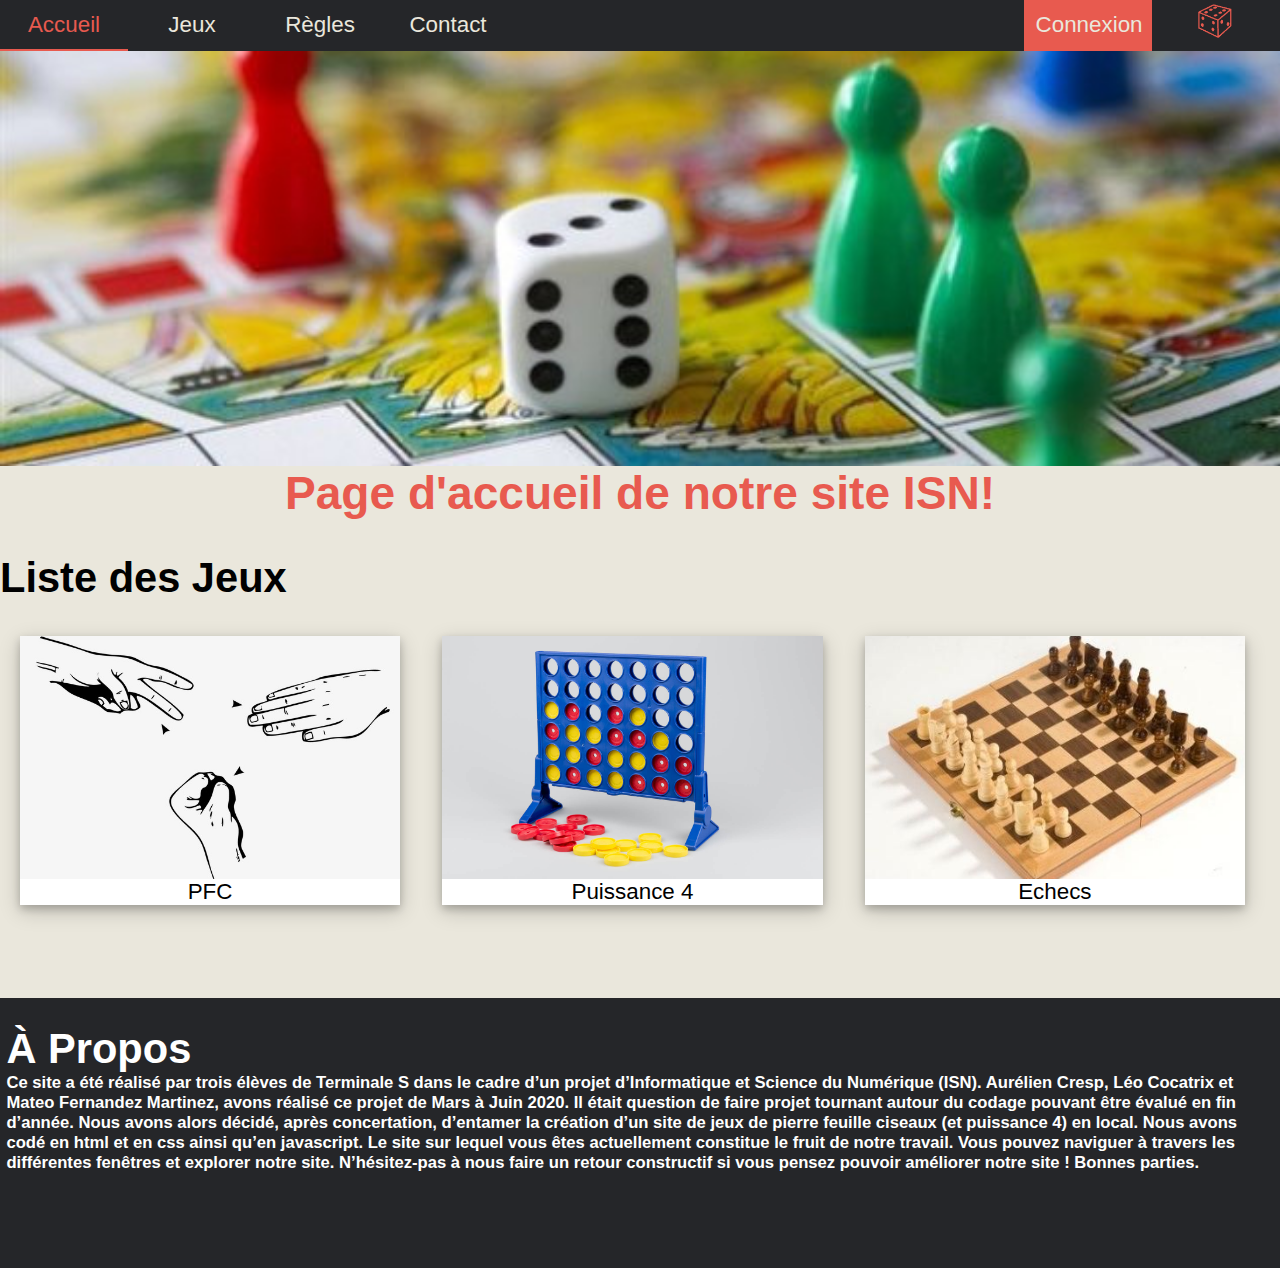
<file: index.html>
<html>
	<head>
	<title>Jeu ISN</title>
	</head>
<link rel="icon" type="image/png" href="images/de_logo.png" />
<link rel="stylesheet" href="style/styleaccueil.css">

<nav>
	<ul>
		<li><a href="index.html" style="font-size:1.75vw">Accueil</a></li>
		<li class="deroulant"><a href="#ancre2" style="font-size:1.75vw">Jeux</a>
			<ul class="sous">
				<li><a href="pierre.html" style="font-size:1.75vw">Pierre Feuille Ciseaux</a></li>
				<li><a href="P4.html" style="font-size:1.75vw">Puissance 4</a></li>
			</ul>
		</li>
		<li class="deroulant"><a href="regles.html" style="font-size:1.75vw">Règles</a>
			<ul class="sous">
				<li><a href="regles.html#ancre1" style="font-size:1.75vw">Pierre Feuille Ciseaux</a></li>
				<li><a href="regles.html#ancre2" style="font-size:1.75vw">Puissance 4</a></li>
			</ul>
		</li>
		<li><a href="contact.html" style="font-size:1.75vw">Contact</a></li>
		<li style="float:right"><img src="images/de_logo.png" alt="Logo" width="33%"></li>
		<li style="float:right;background-color:rgb(232, 90, 79)" class="connexion"><a href="inscription.html" style="font-size:1.75vw">Connexion</a></li>
	</ul>
</nav>


<img class="image JeuFond" src="images/jeuimg5.jpg">
<br/>
<h3 id="ancre2" style="font-size:3.6vw">Page d'accueil de notre site ISN!</h3>
<br/>
<h1 style="font-size:3.25vw">Liste des Jeux</h1>
<br/>
<div class="row">
	<div class="column">
		<div class="polaroid">
			<a href="pierre.html">
			<img src="images/PFC_acc.png" alt="PFC" style="width:100%">
			<div class="container">
			<p style="font-size:1.75vw">PFC</p>
			</div>
		</div>
	</div>
	<div class="column">
		<div class="polaroid">
			<a href="P4.html">
			<img src="images/P4.jpg" alt="Puissance4" style="width:100%">
			<div class="container">
			<p style="font-size:1.75vw">Puissance 4</p>
			</div>
		</div>
	</div>
	<div class="column">
		<div class="polaroid">
			<a href="index.html">
			<img src="images/echecs_acc.png" alt="Echecs" style="width:100%">
			<div class="container">
			<p style="font-size:1.75vw">Echecs</p>
			</div>
			</a>
		</div>
	</div>
</div>
<br/>
<br/>
<body>
<div class="box">
	<img class="image AccFond" src="images/fond_acc.png" width="100%">
	<div class="text">
		<h1 style="font-size:3.25vw">À Propos</h1>
		<p></p><p></p>
		<h2 style="font-size:1.3vw">
		Ce site a été réalisé par trois élèves de Terminale S dans le cadre d’un projet d’Informatique et Science du Numérique (ISN). Aurélien Cresp, Léo Cocatrix et Mateo Fernandez Martinez, avons réalisé ce projet de Mars à Juin 2020. Il était question de faire projet tournant autour du codage pouvant être évalué en fin d’année. Nous avons alors décidé, après concertation, d’entamer la création d’un site de jeux de pierre feuille ciseaux (et puissance 4) en local. Nous avons codé en html et en css ainsi qu’en javascript. Le site sur lequel vous êtes actuellement constitue le fruit de notre travail. Vous pouvez naviguer à travers les différentes fenêtres et explorer notre site. N’hésitez-pas à nous faire un retour constructif si vous pensez pouvoir améliorer notre site !
		Bonnes parties. 
		</h2>
	</div>
</div>
</body>
</html>
</file>
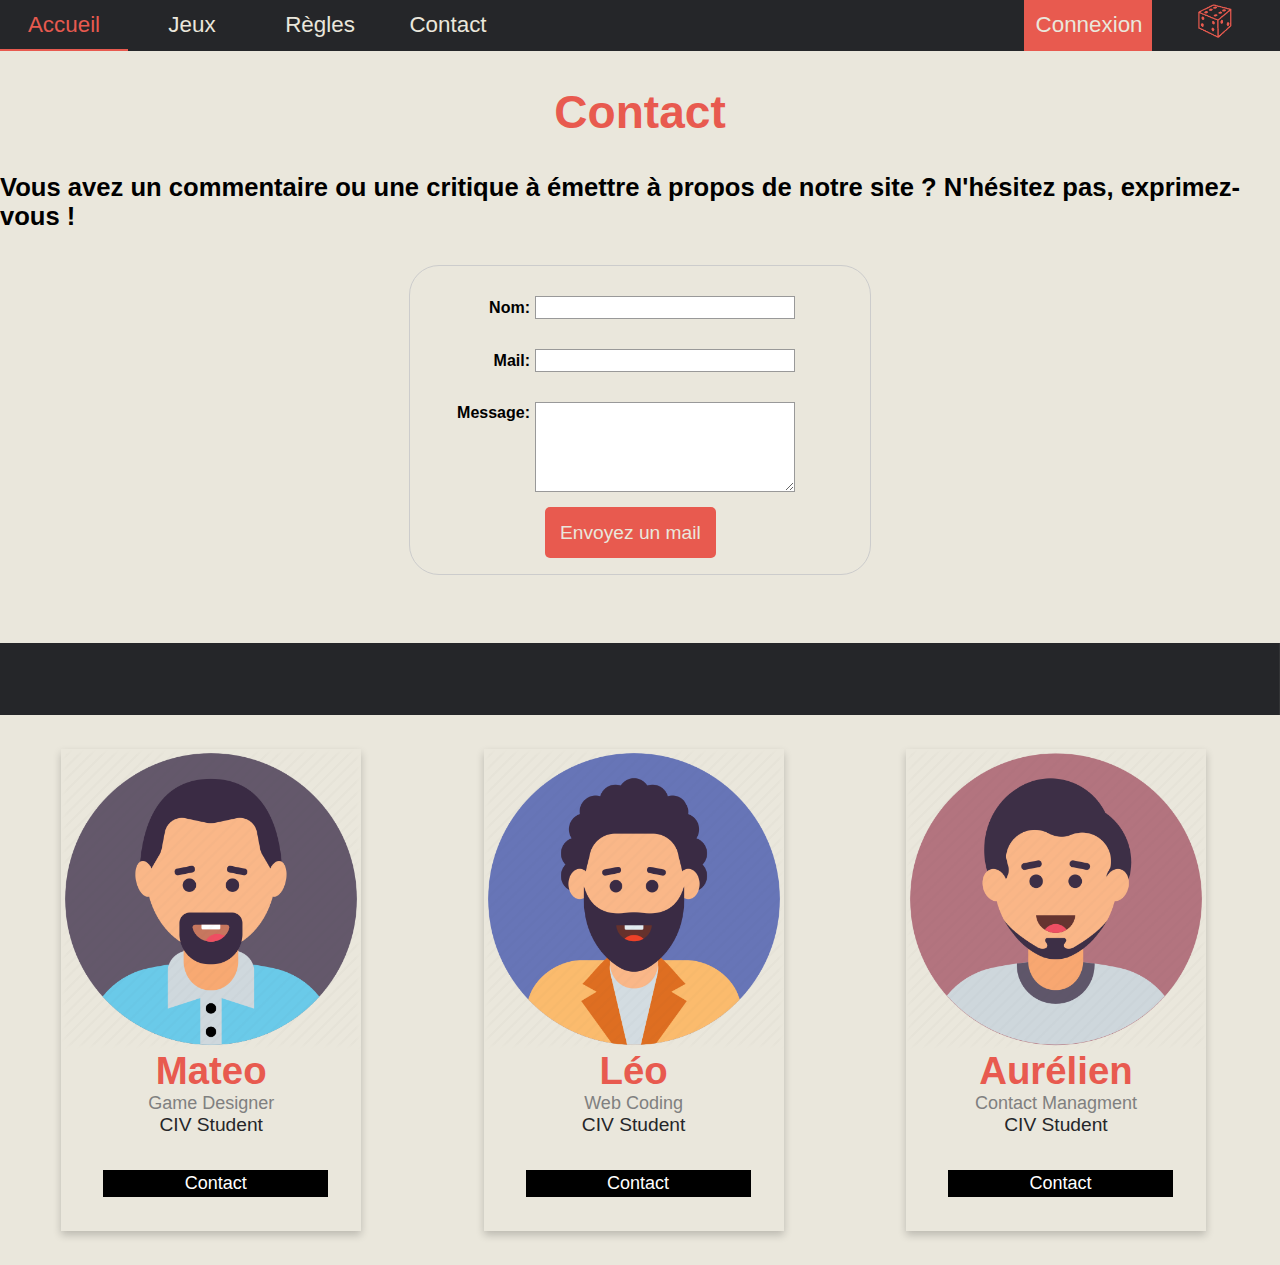
<file: contact.html>
<html>
	<head>
		<meta charset="utf-8" />
		<link rel="stylesheet" href="style/stylecontact.css" />
		<link rel="icon" type="image/png" href="images/de_logo.png" />
		<meta name="viewport" content="width=device-width, initial-scale=1.0">
		<title>Jeu PFC</title>
	</head>

<nav>
    <ul>
		<li><a href="index.html" style="font-size:1.75vw">Accueil</a></li>
		<li class="deroulant"><a href="index.html#ancre2" style="font-size:1.75vw">Jeux</a>
			<ul class="sous">
				<li><a href="pierre.html" style="font-size:1.75vw">Pierre Feuille Ciseaux</a></li>
                <li><a href="P4.html" style="font-size:1.75vw">Puissance 4</a></li>
            </ul>
        </li>	
		<li class="deroulant"><a href="regles.html" style="font-size:1.75vw">Règles</a>
			<ul class="sous">
				<li><a href="regles.html#ancre1" style="font-size:1.75vw">Pierre Feuille Ciseaux</a></li>
				<li><a href="regles.html#ancre2" style="font-size:1.75vw">Puissance 4</a></li>
			</ul>
		</li>
		<li><a href="contact.html" style="font-size:1.75vw">Contact</a></li>
		<li style="float:right"><img src="images/de_logo.png" alt="Logo" width="33%"></li>
		<li style="float:right;background-color:rgb(232, 90, 79)" class="connexion"><a href="inscription.html" style="font-size:1.75vw">Connexion</a></li>
    </ul>
</nav>

<br/>

<div class="header" style="text-align:center;">
<h1 style="font-size:3.6vw">Contact</h1>
  <br/>
</div>

<h3 style="font-size:2vw">  Vous avez un commentaire ou une critique à émettre à propos de notre site ? N'hésitez pas, exprimez-vous !</h3>
<br/>
<form action="/ma-page-de-traitement" method="post" style="min-width: 25%;max-width: 35%">
    <div>
		<h4>
		<label for="name" style="font-size:1.25vw">Nom:</label>
			<input type="text" id="name" name="user_name" style="width: 65%">
		</h4>
    </div>
    <div>
		<h4>
			<label for="mail" style="font-size:1.25vw">Mail:</label>
			<input type="email" id="mail" name="user_mail" style="width: 65%">
		</h4>
    </div>
    <div>
		<h4>
			<label for="msg" style="font-size:1.25vw">Message:</label>
			<textarea id="msg" name="user_message" style="width: 65%"></textarea>
		</h4>
    </div>
	<div class="button" style="width: 100%">
        <a  class=”link” href="mailto:contact.sitelma@agmail.com" target="_blank" style="font-size:1.5vw">Envoyez un mail</a>
	</div>
</form>
<br/>
<br/>
<body>
<img class="image AccFond" src="images/fond_cont.png" >
</body>
<br/>
<br/>
<div class="row">
	<div class="column">
		<div class="card">
		<img src="images/profil4.png" alt="Mateo" style="width:100%">
		<h1 style="font-size:3vw">Mateo</h1>
		<p class="title">Game Designer</p>
		<p style="font-size:1.5vw">CIV Student</p>
		<br/>
		<p><button style="width:75%">Contact</button></p>
		<br/>
		</div>
	</div>
	<div class="column">
		<div class="card">
		<img src="images/profil3.png" alt="Léo" style="width:100%">
		<h1 style="font-size:3vw">Léo</h1>
		<p class="title">Web Coding</p>
		<p style="font-size:1.5vw">CIV Student</p>
		<br/>
		<p><button style="width:75%">Contact</button></p>
		<br/>
		</div>
	</div>
	<div class="column">
		<div class="card">
		<img src="images/profil2.png" alt="Aurélien" style="width:100%">
		<h1 style="font-size:3vw">Aurélien</h1>
		<p class="title">Contact Managment</p>
		<p style="font-size:1.5vw">CIV Student</p>
		<br/>
		<p><button style="width:75%">Contact</button></p>
		<br/>
		</div>
	</div>
</div>
<br/>
</html>
</file>
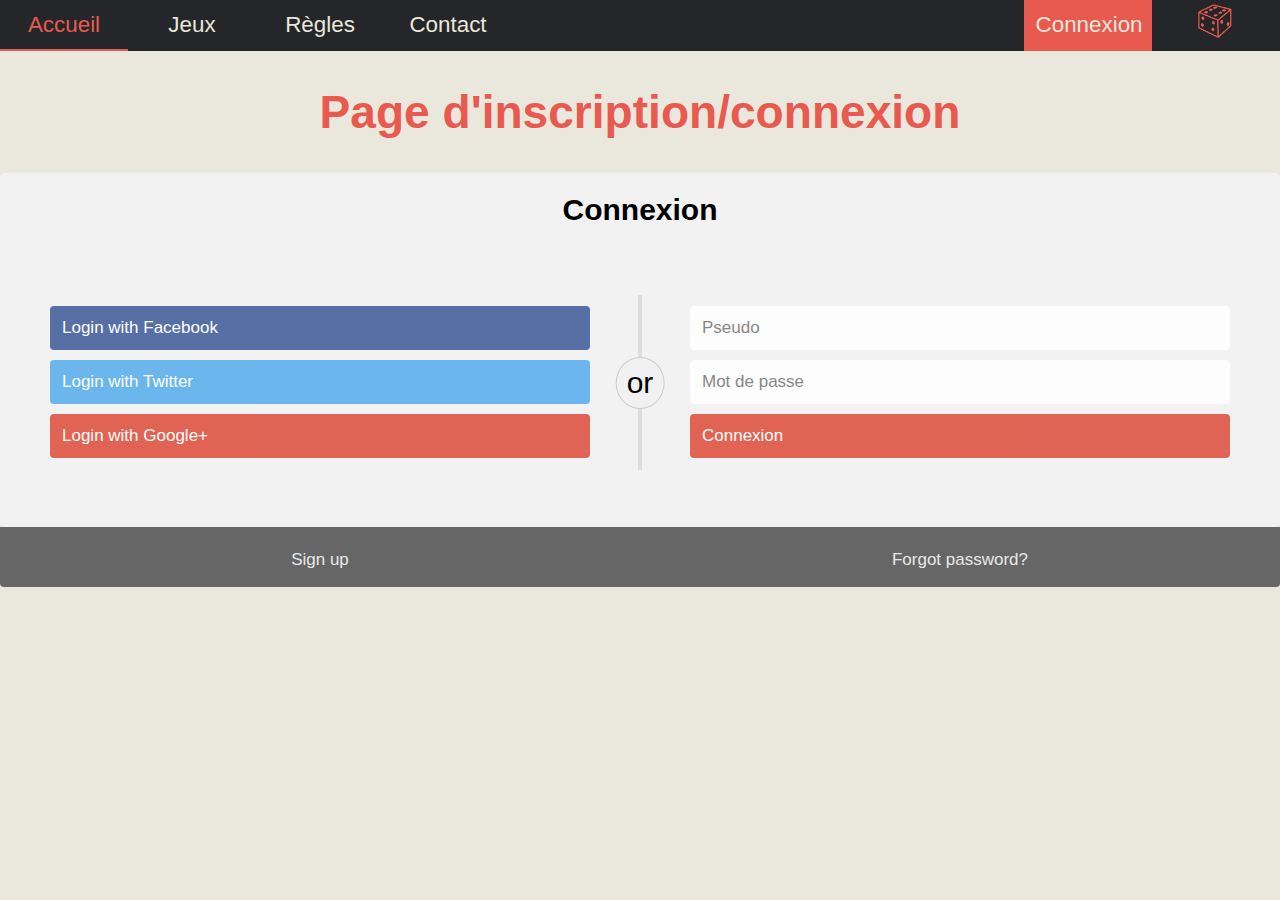
<file: inscription.html>
<!DOCTYPE>
<html>
	<head>
		<meta charset="utf-8" />
		<link rel="stylesheet" href="style/styleinscription.css" />
		<link rel="icon" type="image/png" href="images/de_logo.png" />
		<meta name="viewport" content="width=device-width, initial-scale=1.0">
		<title>Jeu PFC</title>
	</head>

<body>


<nav>
    <ul>
        <li><a href="index.html" style="font-size:1.75vw">Accueil</a></li>
        <li class="deroulant"><a href="index.html#ancre2" style="font-size:1.75vw">Jeux</a>
            <ul class="sous">
                <li><a href="pierre.html" style="font-size:1.75vw">Pierre Feuille Ciseaux</a></li>
                <li><a href="P4.html" style="font-size:1.75vw">Puissance 4</a></li>
            </ul>
        </li>
        <li class="deroulant"><a href="regles.html" style="font-size:1.75vw">Règles</a>
			<ul class="sous">
				<li><a href="#ancre1" style="font-size:1.75vw">Pierre Feuille Ciseaux</a></li>
				<li><a href="#ancre2" style="font-size:1.75vw">Puissance 4</a></li>
			</ul>
		</li>
        <li><a href="contact.html" style="font-size:1.75vw">Contact</a></li>
		<li style="float:right"><img src="images/de_logo.png" alt="Logo" width="33%"></li>
		<li style="float:right;background-color:rgb(232, 90, 79)" class="connexion"><a href="inscription.html" style="font-size:1.75vw">Connexion</a></li>
    </ul>
</nav>

<br/>

<h1 style="font-size:3.6vw">Page d'inscription/connexion</h1>
<br/>

<div class="container">
  <form action="/action_page.php">
    <div class="row">
      <h2 style="text-align:center">Connexion</h2>
	  <br/>
	  <br/>
      <div class="vl">
        <span class="vl-innertext">or</span>
      </div>

      <div class="col">
        <a href="#" class="fb btn">
          <i class="fa fa-facebook fa-fw"></i> Login with Facebook
         </a>
        <a href="#" class="twitter btn">
          <i class="fa fa-twitter fa-fw"></i> Login with Twitter
        </a>
        <a href="#" class="google btn"><i class="fa fa-google fa-fw">
          </i> Login with Google+
        </a>
      </div>
      
      <div class="col">
        <div class="hide-md-lg">
          <p>Or sign in manually:</p>
        </div>

        <input type="text" name="Pseudo" placeholder="Pseudo" required>
        <input type="password" name="Mot de passe" placeholder="Mot de passe" required>
        <a href="index.html" class="conn btn"><i class="fa fa-car"></i>Connexion</a>
      </div>
  
    </div>
	<br/>
  </form>
</div>

<div class="bottom-container">
  <div class="row">
    <div class="col">
      <a href="signup.html" style="color:white" class="btn">Sign up</a>
    </div>
    <div class="col">
      <a href="mdp.html" style="color:white" class="btn">Forgot password?</a>
    </div>
  </div>
</div>

</html>
</file>
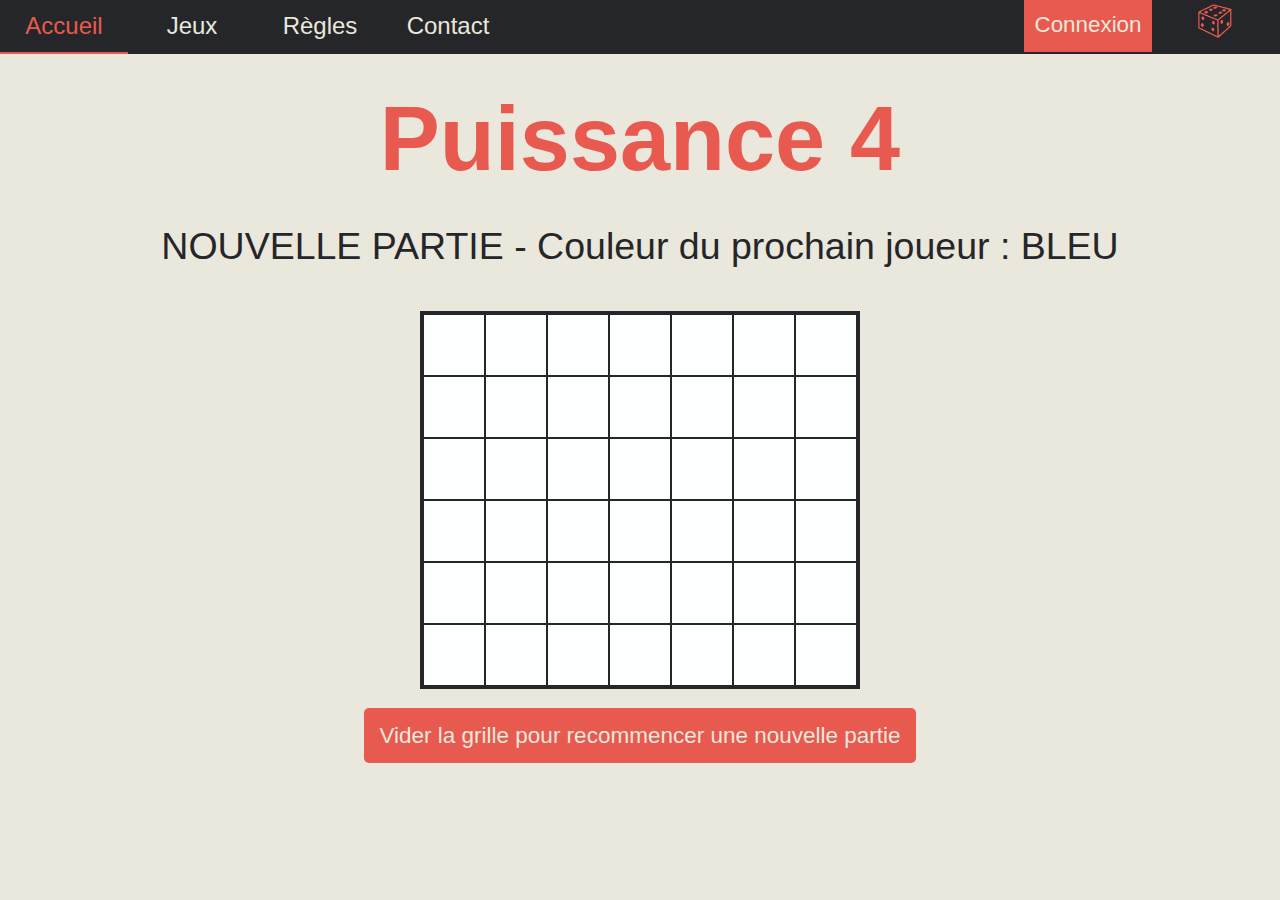
<file: P4.html>
<!DOCTYPE>
<html>
	<head>
		<link rel="stylesheet" href="style/styleP4.css" />
		<link rel="icon" type="image/png" href="images/de_logo.png" />
		<meta name="viewport" content="width=device-width, initial-scale=1.0">
		<title>Jeu PFC</title>
	</head>
<body>


<nav>
    <ul>
        <li><a href="index.html">Accueil</a></li>
        <li class="deroulant"><a href="index.html#ancre2">Jeux</a>
            <ul class="sous">
                <li><a href="pierre.html">Pierre Feuille Ciseaux</a></li>
                <li><a href="P4.html">Puissance 4</a></li>
            </ul>
        </li>
        <li class="deroulant"><a href="regles.html">Règles</a>
			<ul class="sous">
				<li><a href="regles.html#ancre1">Pierre Feuille Ciseaux</a></li>
				<li><a href="regles.html#ancre2">Puissance 4</a></li>
			</ul>
		</li>
        <li><a href="contact.html">Contact</a></li>
		<li style="float:right"><img src="images/de_logo.png" alt="Logo" width="33%"></li>
		<li style="float:right;background-color:rgb(232, 90, 79)" class="connexion"><a href="inscription.html" style="font-size:1.75vw">Connexion</a></li>
    </ul>
</nav>

<br/>
<h1>Puissance 4</h1>
<br/>

<p id='ma_balise' align="center">NOUVELLE PARTIE - Couleur du joueur suivant : BLEU</p>
<p id='score' align="center"></p>

<center>
<script type="text/javascript" src="java/puissance.js">
</script>

<br/>

<p>
<div class="button">
	<a href="#" onClick="remise_a_zero()">Vider la grille pour recommencer une nouvelle partie </a>
</div>
</p>

<br/>

</body>
</html>
</file>
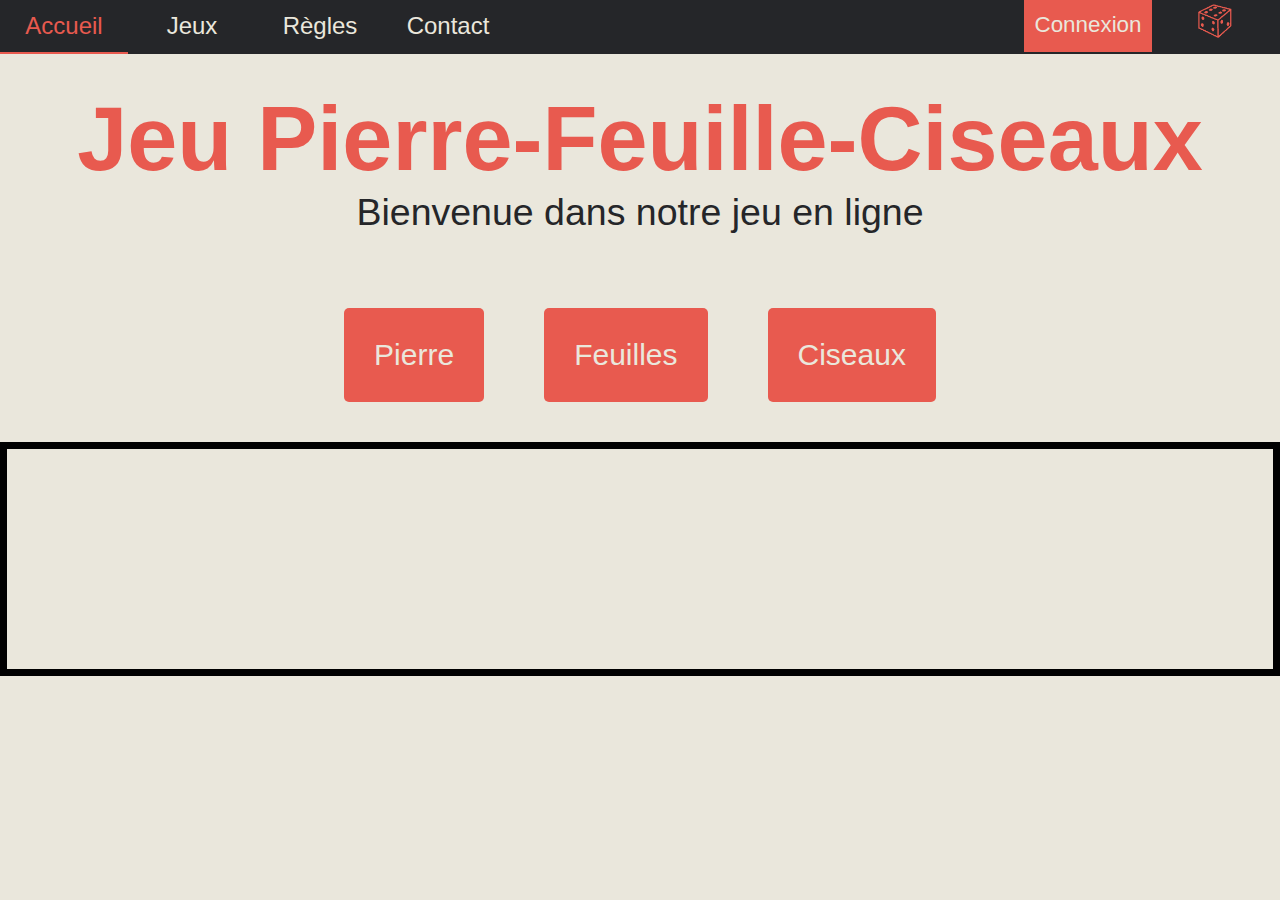
<file: pierre.html>
<!DOCTYPE>
<html>
	<head>
		<meta charset="utf-8" />
		<link rel="stylesheet" href="style/stylejeu.css" />
		<link rel="icon" type="image/png" href="images/de_logo.png" />
		<meta name="viewport" content="width=device-width, initial-scale=1.0">
		<title>Jeu PFC</title>
	</head>
<body>


<nav>
    <ul>
        <li><a href="index.html">Accueil</a></li>
        <li class="deroulant"><a href="index.html#ancre2">Jeux</a>
            <ul class="sous">
                <li><a href="pierre.html">Pierre Feuille Ciseaux</a></li>
                <li><a href="P4.html">Puissance 4</a></li>
            </ul>
        </li>
        <li class="deroulant"><a href="regles.html">Règles</a>
			<ul class="sous">
				<li><a href="regles.html#ancre1">Pierre Feuille Ciseaux</a></li>
				<li><a href="regles.html#ancre2">Puissance 4</a></li>
			</ul>
		</li>
        <li><a href="contact.html">Contact</a></li>
		<li style="float:right"><img src="images/de_logo.png" alt="Logo" width="33%"></li>
		<li style="float:right;background-color:rgb(232, 90, 79)" class="connexion"><a href="inscription.html" style="font-size:1.75vw">Connexion</a></li>
    </ul>
</nav>

<br/>
<h1>Jeu Pierre-Feuille-Ciseaux</h1>
<p>Bienvenue dans notre jeu en ligne</p>
<br/>


<div class="box">
  <button>Pierre</button>
  <button>Feuilles</button>
  <button>Ciseaux</button>
</div>

<script type="text/javascript" src="java/java.js">
</script>

<div class="resultat"></div>
</file>
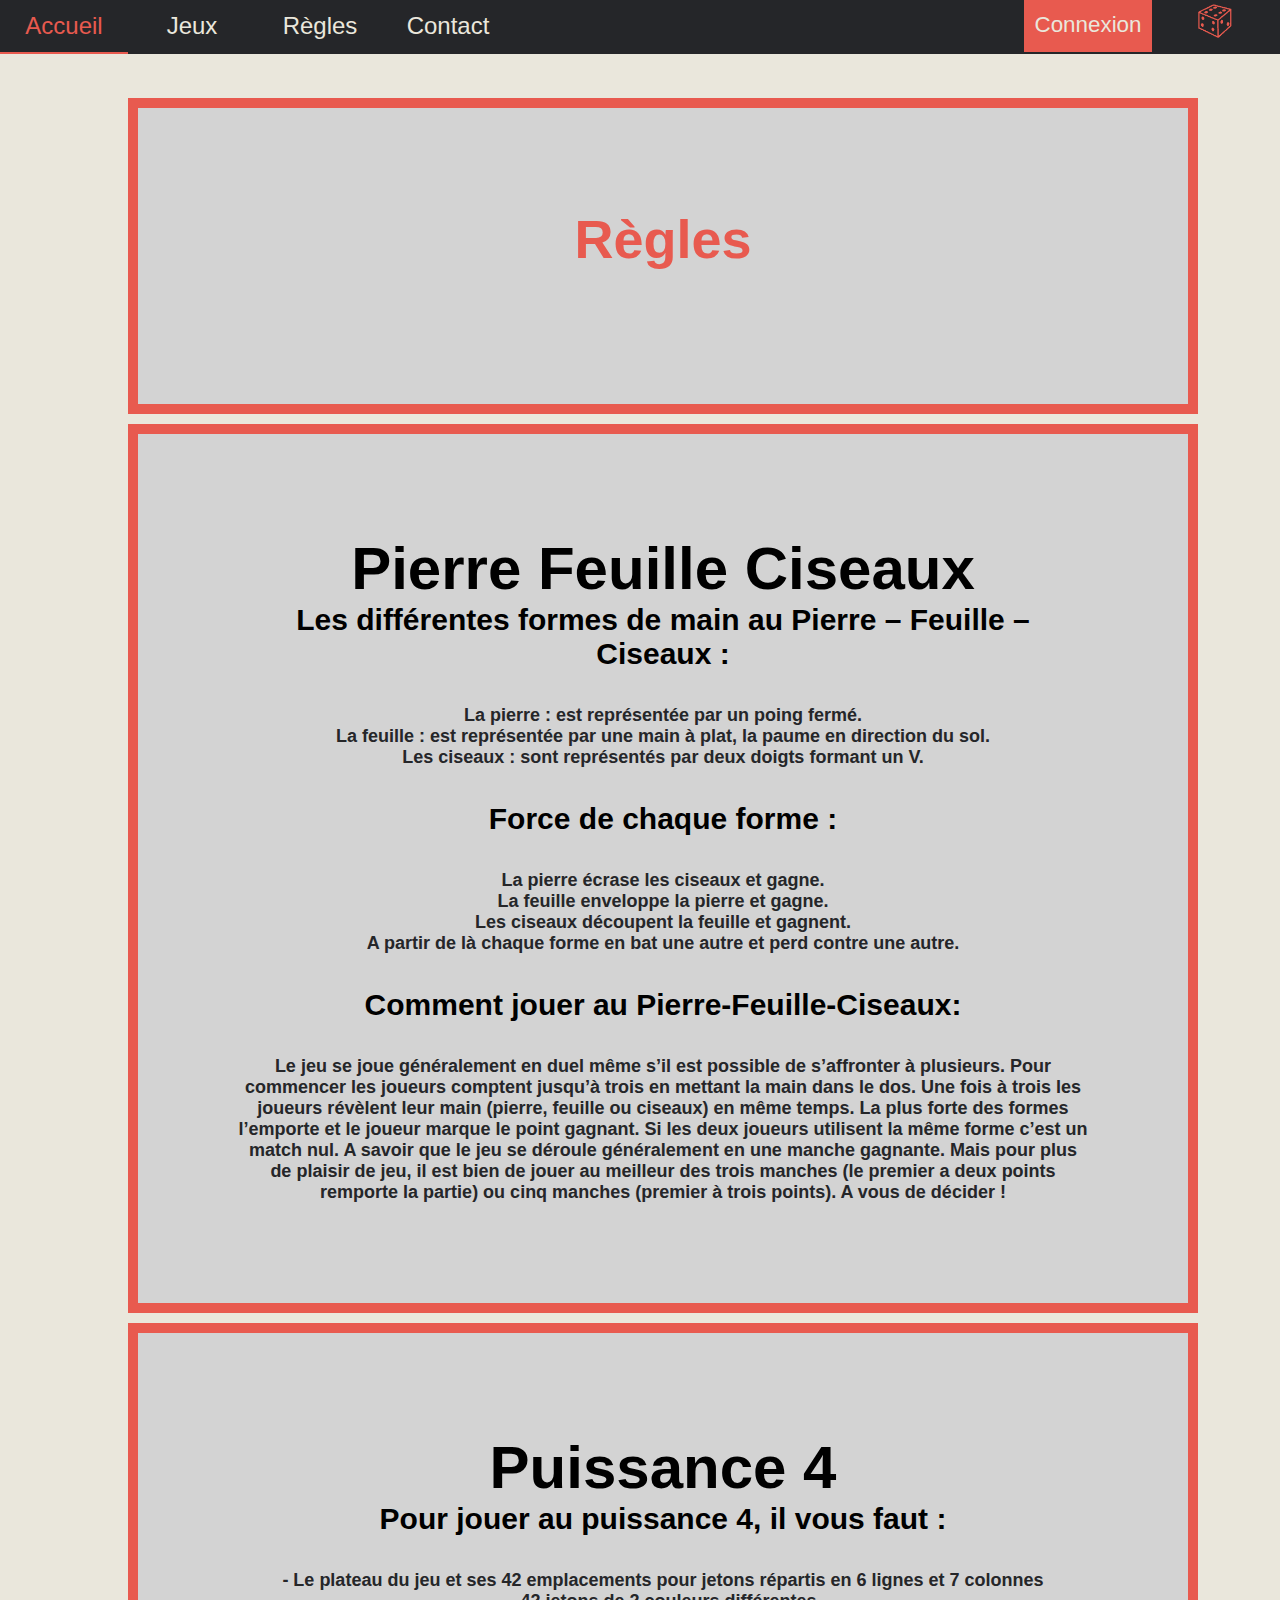
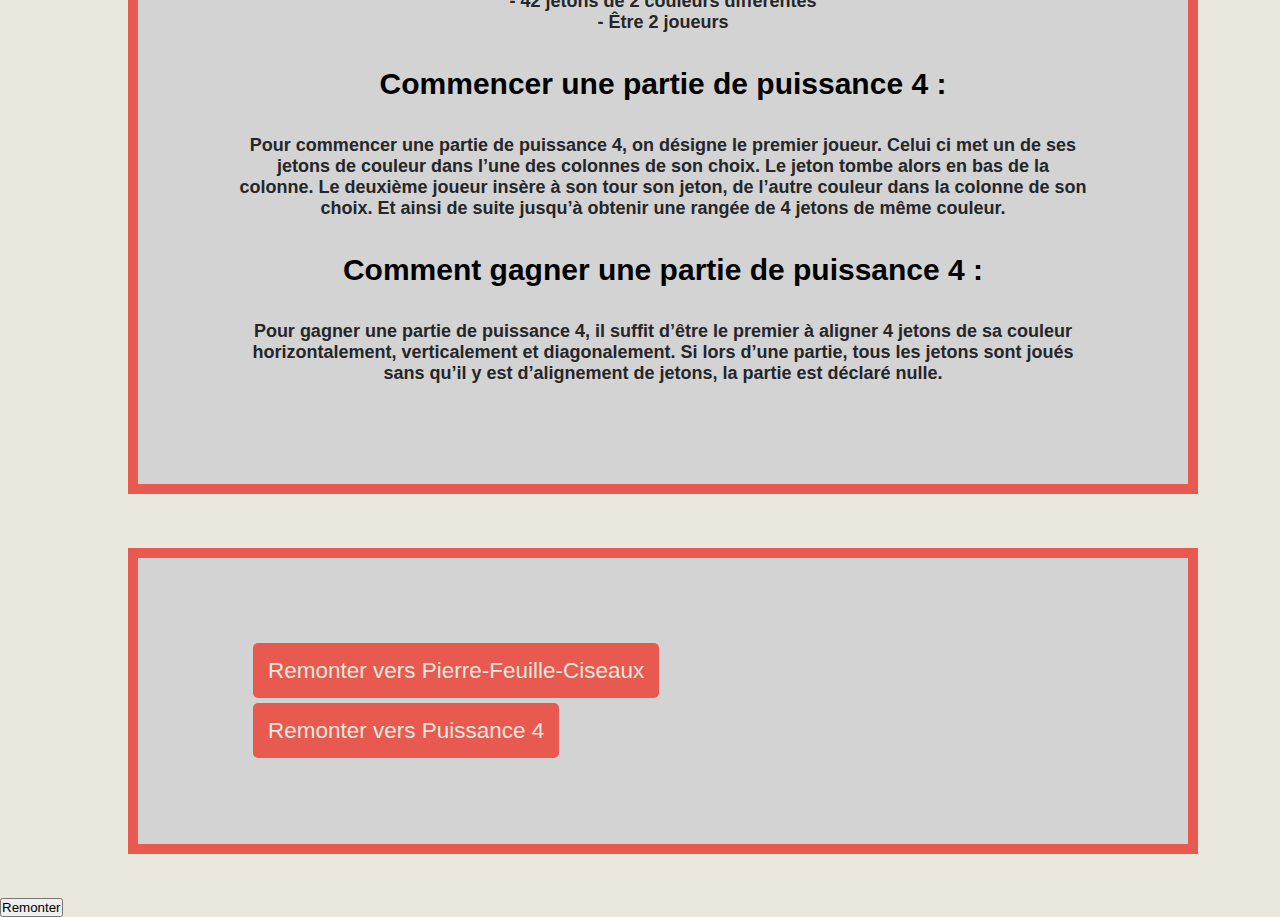
<file: regles.html>
<!DOCTYPE>
<html>
	<head>
		<meta charset="utf-8" />
		<link rel="stylesheet" href="style/styleregles.css" />
		<link rel="icon" type="image/png" href="images/de_logo.png" />
		<meta name="viewport" content="width=device-width, initial-scale=1.0">
		<title>Jeu PFC</title>
	</head>

<body>


<nav>
    <ul>
        <li><a href="index.html">Accueil</a></li>
        <li class="deroulant"><a href="index.html#ancre2">Jeux</a>
            <ul class="sous">
                <li><a href="pierre.html">Pierre Feuille Ciseaux</a></li>
                <li><a href="P4.html">Puissance 4</a></li>
            </ul>
        </li>
        <li class="deroulant"><a href="regles.html">Règles</a>
			<ul class="sous">
				<li><a href="#ancre1">Pierre Feuille Ciseaux</a></li>
				<li><a href="#ancre2">Puissance 4</a></li>
			</ul>
		</li>
        <li><a href="contact.html">Contact</a></li>
		<li style="float:right"><img src="images/de_logo.png" alt="Logo" width="33%"></li>
		<li style="float:right;background-color:rgb(232, 90, 79)" class="connexion"><a href="inscription.html" style="font-size:1.75vw">Connexion</a></li>
    </ul>
</nav>

<br/>

<div class="header" style="text-align:center;">
  <h1>Règles</h1>
  <br/>
</div>

<div id="ancre1" >
<h4> Pierre Feuille Ciseaux</h4>
<h2>Les différentes formes de main au Pierre – Feuille – Ciseaux :</h2>
<br/>
<h5>
	<p>La pierre : est représentée par un poing fermé.</p>
	<p>La feuille : est représentée par une main à plat, la paume en direction du sol.</p>
	<p>Les ciseaux : sont représentés par deux doigts formant un V.</p>
</h5>	
<br/>
<h2>Force de chaque forme :</h2>
<br/>
<h5>
	<p>La pierre écrase les ciseaux et gagne.</p>
	<p>La feuille enveloppe la pierre et gagne.</p>
	<p>Les ciseaux découpent la feuille et gagnent.</p>
	<p>A partir de là chaque forme en bat une autre et perd contre une autre.</p>
</h5>	
<br/>
<h2>Comment jouer au Pierre-Feuille-Ciseaux:</h2>
<br/>
<h5>
	<p>Le jeu se joue généralement en duel même s’il est possible de s’affronter à plusieurs. Pour commencer les joueurs comptent jusqu’à trois en mettant la main dans le dos. Une fois à trois les joueurs révèlent leur main (pierre, feuille ou ciseaux) en même temps. La plus forte des formes l’emporte et le joueur marque le point gagnant. Si les deux joueurs utilisent la même forme c’est un match nul. A savoir que le jeu se déroule généralement en une manche gagnante. Mais pour plus de plaisir de jeu, il est bien de jouer au meilleur des trois manches (le premier a deux points remporte la partie) ou cinq manches (premier à trois points). A vous de décider !</p>
</h5>
</div>

<div id="ancre2">
<h4> Puissance 4</h4>
<h2>Pour jouer au puissance 4, il vous faut :</h2>
<br/>
<h5>
<p>- Le plateau du jeu et ses 42 emplacements pour jetons répartis en 6 lignes et 7 colonnes</p>
<p>- 42 jetons de 2 couleurs différentes</p>
<p>- Être 2 joueurs</p>
</h5>
<br/>
<h2>Commencer une partie de puissance 4 :</h2>
<br/>
<h5>
<p>Pour commencer une partie de puissance 4, on désigne le premier joueur. Celui ci met un de ses jetons de couleur dans l’une des colonnes de son choix. Le jeton tombe alors en bas de la colonne.

Le deuxième joueur insère à son tour son jeton, de l’autre couleur dans la colonne de son choix. Et ainsi de suite jusqu’à obtenir une rangée de 4 jetons de même couleur.</p>
</h5>
<br/>
<h2>Comment gagner une partie de puissance 4 :</h2>
<br/>
<h5>
<p>Pour gagner une partie de puissance 4, il suffit d’être le premier à aligner 4 jetons de sa couleur horizontalement, verticalement et diagonalement.

Si lors d’une partie, tous les jetons sont joués sans qu’il y est d’alignement de jetons, la partie est déclaré nulle.</p>
</h5>
</div>
<br/>

<div class="button">
	<a href="#ancre1">Remonter vers Pierre-Feuille-Ciseaux</a>
	<br><br/>
	<a href="#ancre2">Remonter vers Puissance 4</a>
</div>
<br/>
<button type="submit">Remonter</button>
</file>
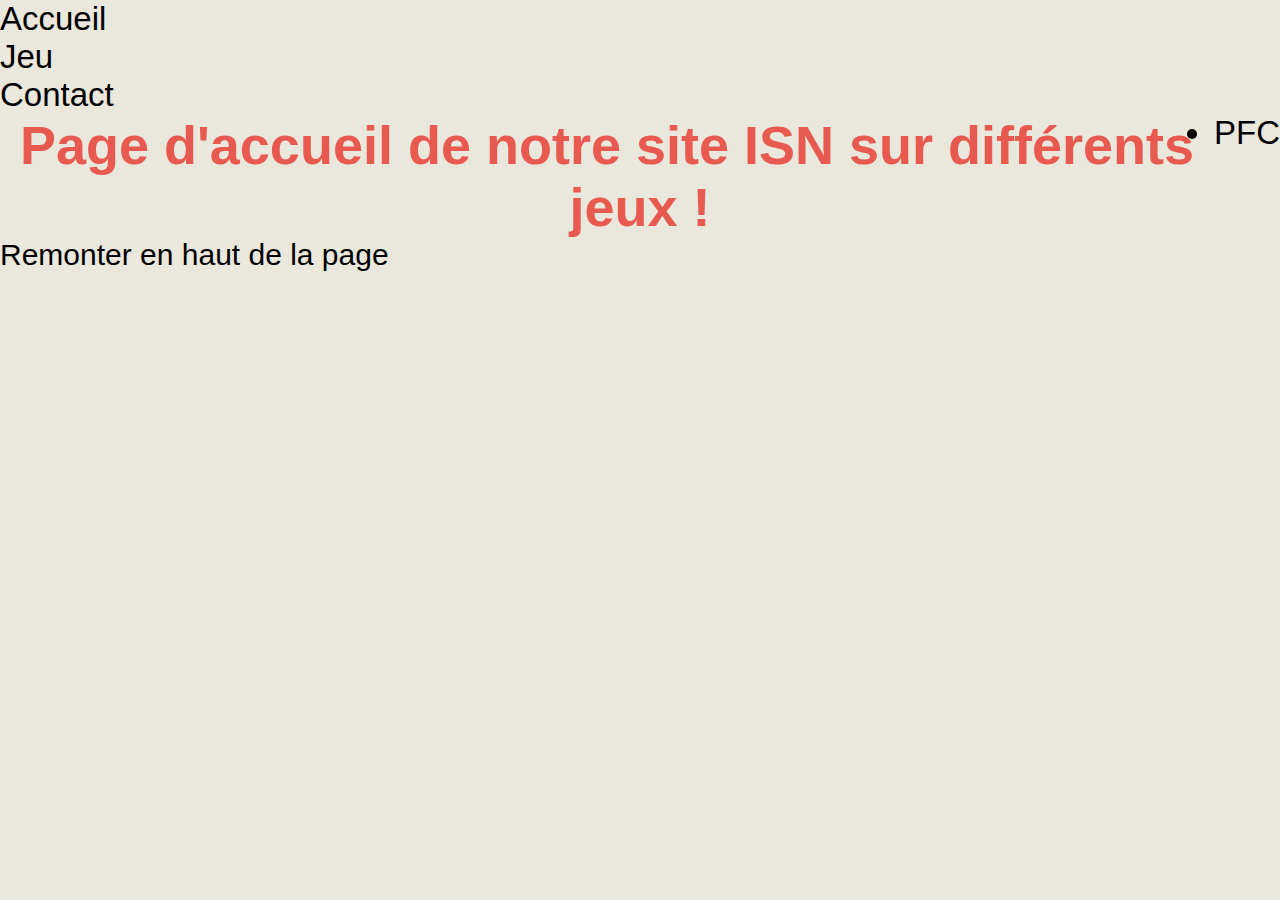
<file: SiteAccueil.html>
<html>
	<head>
	<title>Jeu ISN</title>
	</head>
 <link rel="stylesheet" href="styleaccueil.css">
<body>

<ul style="font-size:110%;font-family:rockwell;">
  <li><a href="new1.html">Accueil</a></li>
  <li><a href="pull.html">Jeu</a></li>
  <li><a href="contact.html">Contact</a></li>
  <li style="float:right"><a class="active" href="#about">PFC</a></li>
</ul>

<p></p>
<p>
<h3 id="ancre1">	Page d'accueil de notre site ISN sur différents jeux !
</h3> 
</p>


<a href="#ancre1">Remonter en haut de la page</a>
</body>
</html>
</file>
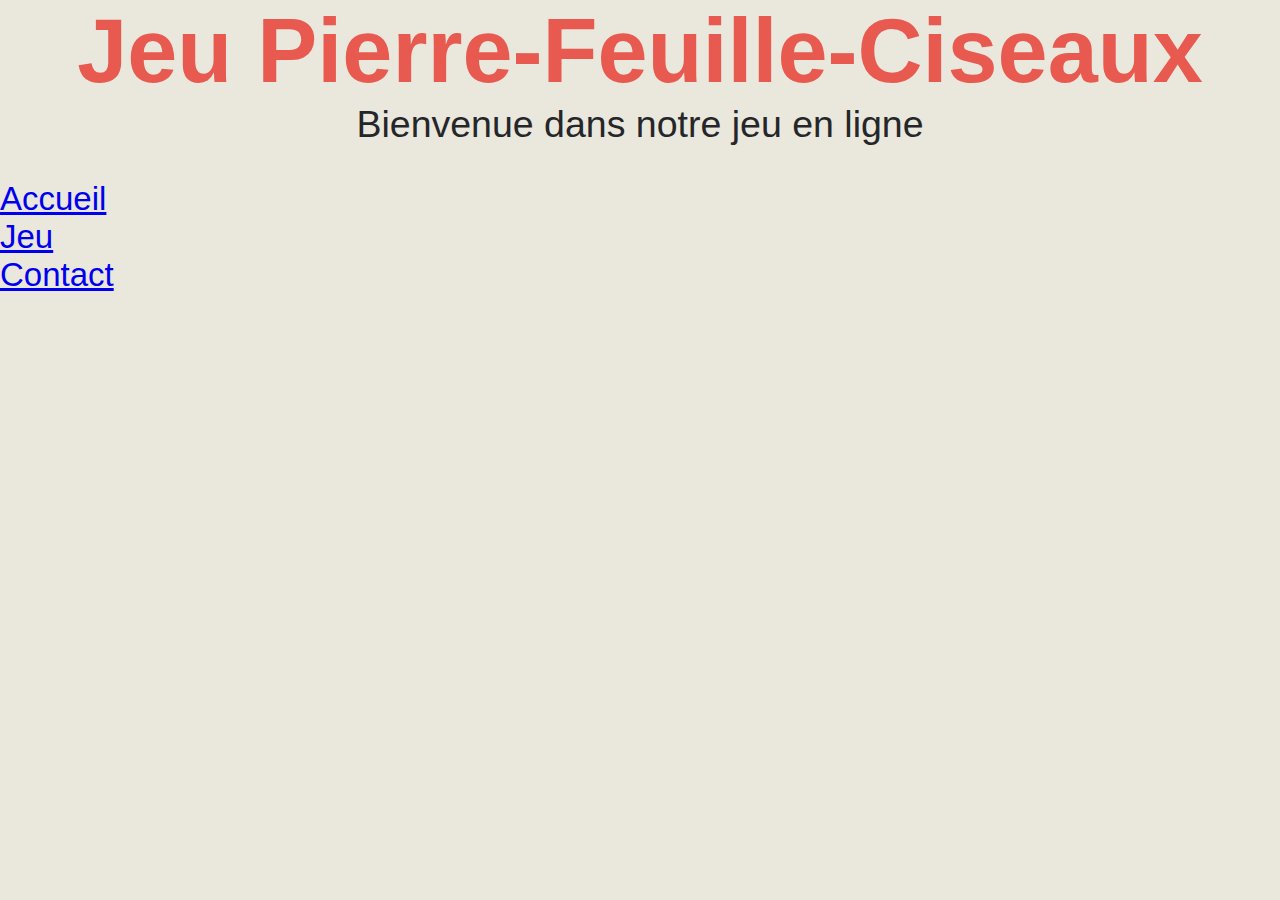
<file: SiteJeu.html>
<!DOCTYPE>
<html>
	<head>
		<meta charset="utf-8" />
		<link rel="stylesheet" href="stylejeu.css" />
		<title>Jeu PFC</title>
	</head>
<body>

<div class="header" style="text-align:center;">
  <h1>Jeu Pierre-Feuille-Ciseaux</h1>
  <p>Bienvenue dans notre jeu en ligne</p>
  <br/>
</div>

<ul style="font-size:110%;font-family:rockwell;">
  <li><a href="new1.html">Accueil</a></li>
  <li><a href="pull.html">Jeu</a></li>
  <li><a href="contact.html">Contact</a></li>
</ul>
</file>
<file: style/styleaccueil.css>
/*Reset CSS*/
*{
    margin: 0px;
    padding: 0px;
    font-family: arial;
}

body {
  font-size: 30px;
  background-color: rgb(234, 231, 220);
}

nav{
	font-size:80%;
	font-family:arial;
    width: 100%;
    margin: 0%;
	padding: 0%;
    background-color: rgb(37, 38, 41);
	position: -webkit-sticky; 
    position: sticky;
    top: 0%;
}

nav ul{
    list-style-type: none;
}

nav ul li{
    float: left;
    width: 10%;
    text-align: center;
    position: relative;
}

nav ul::after{
    content: "";
    display: table;
    clear: both;
}

nav a{
    display: block;
    text-decoration: none;
    color: rgb(234, 231, 220);
    border-bottom: 2px solid transparent;
    padding: 9%;
}

nav a:hover{
    color: rgb(232, 90, 79);
    border-bottom: 2px solid rgb(232, 90, 79);
}

.sous{
    display: none;
    box-shadow: 0px 1px 2px #CCC;
    background-color: rgb(37, 38, 41);
    position: absolute;
    width: 200%;
    z-index: 1000;
}
nav > ul li:hover .sous{
    display: block;
}
.sous li{
    float: none;
    width: 100%;
    text-align: left;
}
.sous a{
    padding: 10px;
    border-bottom: none;
}
.sous a:hover{
    border-bottom: none;
    background-color: rgb(15, 15, 15);
}

.conteneur{
  margin: 50px 20px;
  height: 1500px;
}

li.connexion a:hover{
	background-color: rgb(200, 70, 60);
	color: white;
}

h3 {
  text-align: center;
  font-family: arial;
  font-size: 180%;
  color: rgb(232, 90, 79);
}

h2 {
  font-family: arial;
  font-size: 55%;
  color: white;
}

img.JeuFond{
	height: auto;
    width: 100%;
}

div.polaroid {
  width: 90%;
  background-color: white;
  box-shadow: 0 4px 8px 0 rgba(0, 0, 0, 0.2), 0 6px 20px 0 rgba(0, 0, 0, 0.19);
  margin-left: 20px;
  margin-bottom: 25px;
}

div.container {
  text-align: center;
  padding: 5x 10px;
}

.column {
  float: left;
  width: 33%;
  padding: 0px;
}

.row::after {
  content: "";
  clear: both;
  display: table;
}

a{
  color: black;
  background-color: transparent;
  text-decoration: none;
}

img.AccFond{
	height: 30%;
    width: 100%;
	position:relative;
    bottom:0px;
	
}

.box{
        position: relative;
		bottom:0px;
}

.box .text{
        position: absolute;
        z-index: 999;
        margin: 0 auto;
        left: 0;
        right: 0;
        top: 10%; /* Adjust this value to move the positioned div up and down */
        width: 99%; /* Set the width of the positioned div */
		color:white;
		height: auto;
}
</file>
<file: style/stylecontact.css>
/*Reset CSS*/
*{
    margin: 0px;
    padding: 0px;
    font-family: arial;
}

body {
  font-size: 30px;
  background-color: rgb(234, 231, 220);
}

nav{
    font-size:80%;
    font-family:arial;
    width: 100%;
    margin: 0%;
    padding: 0%;
    background-color: rgb(37, 38, 41);
    position: -webkit-sticky; 
    position: sticky;
    top: 0%;
}

nav ul{
    list-style-type: none;
}

nav ul li{
    float: left;
    width: 10%;
    text-align: center;
    position: relative;
}

nav ul::after{
    content: "";
    display: table;
    clear: both;
}

nav a{
    display: block;
    text-decoration: none;
    color: rgb(234, 231, 220);
    border-bottom: 2px solid transparent;
    padding: 9%;
}

nav a:hover{
    color: rgb(232, 90, 79);
    border-bottom: 2px solid rgb(232, 90, 79);
}

.sous{
    display: none;
    box-shadow: 0px 1px 2px #CCC;
    background-color: rgb(37, 38, 41);
    position: absolute;
    width: 200%;
    z-index: 1000;
}
nav > ul li:hover .sous{
    display: block;
}
.sous li{
    float: none;
    width: 100%;
    text-align: left;
}
.sous a{
    padding: 10px;
    border-bottom: none;
}
.sous a:hover{
    border-bottom: none;
    background-color: rgb(15, 15, 15);
}

.conteneur{
  margin: 50px 20px;
  height: 1500px;
}

li.connexion a:hover{
	background-color: rgb(200, 70, 60);
	color: white;
}

h1 {
  font-family: arial;
  font-size: 300%;
  color: rgb(232, 90, 79);
}

h3{
  font-family: arial;
  font-size: 80%;
  color: black
}

h4{
  font-family: arial;
  font-size: 60%;
  color: black
}

p {
  font-family: arial;
  font-size: 125%;
  color: rgb(37, 38, 41);
}

.box {
  display : flex;
  align-items : center;
  justify-content : center;
  padding : 10px ;
}
.button a{
  font-size: 75%;
  padding : 15px;
  margin : 15px;
  border-radius : 5px;
  outline : none;
  border : none;
  color : rgb(234, 231, 220);
  background-color : rgb(232, 90, 79);
  cursor: pointer;
  transition : 0.2s;
  text-decoration: none;
}
.button:active a{
  transform : scale(0.97);
  text-decoration: none;
}

form {
  /* Uniquement centrer le formulaire sur la page */
  margin: 0 auto;
  width: 400px;
  /* Encadré pour voir les limites du formulaire */
  padding: 1em;
  border: 1px solid #CCC;
  border-radius: 1em;
}

form div + div {
  margin-top: 1em;
}

label {
  /* Pour être sûrs que toutes les étiquettes ont même taille et sont correctement alignées */
  display: inline-block;
  width: 90px;
  text-align: right;
}

input, textarea {
  /* Pour s'assurer que tous les champs texte ont la même police.
     Par défaut, les textarea ont une police monospace */
  font: 1em sans-serif;

  /* Pour que tous les champs texte aient la même dimension */
  width: 300px;
  box-sizing: border-box;

  /* Pour harmoniser le look & feel des bordures des champs texte */
  border: 1px solid #999;
}

input:focus, textarea:focus {
  /* Pour souligner légèrement les éléments actifs */
  border-color: #000;
}

textarea {
  /* Pour aligner les champs texte multi‑ligne avec leur étiquette */
  vertical-align: top;

  /* Pour donner assez de place pour écrire du texte */
  height: 5em;
}

.button {
  /* Pour placer le bouton à la même position que les champs texte */
  padding-left: 90px; /* même taille que les étiquettes */
}

button {
  /* Cette marge supplémentaire représente grosso modo le même espace que celui
     entre les étiquettes et les champs texte */
  margin-left: .5em;
}


img.AccFond{
	height: 8%;
    width: 100%;
	position:relative;
    bottom:0px;
}

.card {
  box-shadow: 0 4px 8px 0 rgba(0, 0, 0, 0.2);
  max-width: 300px;
  margin: auto;
  text-align: center;
  font-family: arial;
}

button {
  border: none;
  outline: 0;
  display: inline-block;
  padding: 1%;
  color: white;
  background-color: #000;
  text-align: center;
  cursor: pointer;
  width: 100%;
  font-size: 18px;
}

button:hover{
  opacity: 0.7;
}

.title {
  color: grey;
  font-size: 18px;
}

.column {
  float: left;
  width: 33%;
  padding: 0px;
}

.row::after {
  content: "";
  clear: both;
  display: table;
}
</file>
<file: style/styleinscription.css>
/*Reset CSS*/
*{
    margin: 0px;
    padding: 0px;
    font-family: arial;
}

body {
  font-size: 30px;
  background-color: rgb(234, 231, 220);
}

nav{
	font-size:80%;
	font-family:arial;
    width: 100%;
    margin: 0%;
	padding: 0%;
    background-color: rgb(37, 38, 41);
	position: -webkit-sticky; 
    position: sticky;
    top: 0%;
}

nav ul{
    list-style-type: none;
}

nav ul li{
    float: left;
    width: 10%;
    text-align: center;
    position: relative;
}

nav ul::after{
    content: "";
    display: table;
    clear: both;
}

nav a{
    display: block;
    text-decoration: none;
    color: rgb(234, 231, 220);
    border-bottom: 2px solid transparent;
    padding: 9%;
}

nav a:hover{
    color: rgb(232, 90, 79);
    border-bottom: 2px solid rgb(232, 90, 79);
}

.sous{
    display: none;
    box-shadow: 0px 1px 2px #CCC;
    background-color: rgb(37, 38, 41);
    position: absolute;
    width: 200%;
    z-index: 1000;
}
nav > ul li:hover .sous{
    display: block;
}
.sous li{
    float: none;
    width: 100%;
    text-align: left;
}
.sous a{
    padding: 10px;
    border-bottom: none;
}
.sous a:hover{
    border-bottom: none;
    background-color: rgb(15, 15, 15);
}

.conteneur{
  margin: 50px 20px;
  height: 1500px;
}

li.connexion a:hover{
	background-color: rgb(200, 70, 60);
	color: white;
}

fa.fa-google{
	color: black;

}


h1 {
  font-family: arial;
  font-size: 180%;
  color: rgb(232, 90, 79);
  text-align: center;
}

h2 {
  font-family: arial;
  font-size: 100%;
  text-align:center;
}

h5 {
  font-family: arial;
  font-size: 60%;
  text-align:center;
}

h4{
  font-family: arial;
  font-size: 200%;
  color: black;
  text-align:center;
}

p {
  font-family: arial;
  font-size: 100%;
  color: rgb(37, 38, 41);
  text-align:center;
}

body {
  font-family: Arial, Helvetica, sans-serif;
}

* {
  box-sizing: border-box;
}

/* style the container */
.container {
  position: relative;
  border-radius: 5px;
  background-color: #f2f2f2;
  padding: 20px 0 30px 0;
} 

/* style inputs and link buttons */
input,
.btn {
  width: 100%;
  padding: 12px;
  border: none;
  border-radius: 4px;
  margin: 5px 0;
  opacity: 0.85;
  display: inline-block;
  font-size: 17px;
  line-height: 20px;
  text-decoration: none; /* remove underline from anchors */
}

input:hover,
.btn:hover {
  opacity: 1;
}

/* add appropriate colors to fb, twitter and google buttons */
.fb {
  background-color: #3B5998;
  color: white;
}

.twitter {
  background-color: #55ACEE;
  color: white;
}

.google {
  background-color: #dd4b39;
  color: white;
}

.conn {
  background-color: #dd4b39;
  color: white;
}

/* style the submit button */
input[type=submit] {
  background-color: #4CAF50;
  color: white;
  cursor: pointer;
}

input[type=submit]:hover {
  background-color: #45a049;
}

/* Two-column layout */
.col {
  float: left;
  width: 50%;
  margin: auto;
  padding: 0 50px;
  margin-top: 6px;
}

/* Clear floats after the columns */
.row:after {
  content: "";
  display: table;
  clear: both;
}

/* vertical line */
.vl {
  position: absolute;
  left: 50%;
  transform: translate(-50%);
  border: 2px solid #ddd;
  height: 175px;
}

/* text inside the vertical line */
.vl-innertext {
  position: absolute;
  top: 50%;
  transform: translate(-50%, -50%);
  background-color: #f1f1f1;
  border: 1px solid #ccc;
  border-radius: 50%;
  padding: 8px 10px;
}

/* hide some text on medium and large screens */
.hide-md-lg {
  display: none;
}

/* bottom container */
.bottom-container {
  text-align: center;
  background-color: #666;
  border-radius: 0px 0px 4px 4px;
}

/* Responsive layout - when the screen is less than 650px wide, make the two columns stack on top of each other instead of next to each other */
@media screen and (max-width: 650px) {
  .col {
    width: 100%;
    margin-top: 0;
  }
  /* hide the vertical line */
  .vl {
    display: none;
  }
  /* show the hidden text on small screens */
  .hide-md-lg {
    display: block;
    text-align: center;
  }
}
</file>
<file: style/styleP4.css>
/*Reset CSS*/
*{
    margin: 0px;
    padding: 0px;
    font-family: arial;
}

body {
  font-size: 30px;
  background-color: rgb(234, 231, 220);
}

nav{
    font-size:80%;
    font-family:arial;
    width: 100%;
    margin: 0px;
    padding: 0px;
    background-color: rgb(37, 38, 41);
    position: -webkit-sticky; 
    position: sticky;
    top: 0px;
}

nav ul{
    list-style-type: none;
}

nav ul li{
    float: left;
    width: 10%;
    text-align: center;
    position: relative;
}

nav ul::after{
    content: "";
    display: table;
    clear: both;
}

nav a{
    display: block;
    text-decoration: none;
    color: rgb(234, 231, 220);
    border-bottom: 2px solid transparent;
    padding: 12px 0px;
}

nav a:hover{
    color: rgb(232, 90, 79);
    border-bottom: 2px solid rgb(232, 90, 79);
}

.sous{
    display: none;
    box-shadow: 0px 1px 2px #CCC;
    background-color: rgb(37, 38, 41);
    position: absolute;
    width: 200%;
    z-index: 1000;
}
nav > ul li:hover .sous{
    display: block;
}
.sous li{
    float: none;
    width: 100%;
    text-align: left;
}
.sous a{
    padding: 10px;
    border-bottom: none;
}
.sous a:hover{
    border-bottom: none;
    background-color: rgb(15, 15, 15);
}

.conteneur{
  margin: 50px 20px;
  height: 1500px;
}

li.connexion a:hover{
	background-color: rgb(200, 70, 60);
	color: white;
}

h1 {
  text-align: center;
  font-family: arial;
  font-size: 300%;
  color: rgb(232, 90, 79);
}

p {
  text-align: center;
  font-family: arial;
  font-size: 125%;
  color: rgb(37, 38, 41);
}

.box {
  display : flex;
  align-items : center;
  justify-content : center;
  padding : 10px ;
}
button {
  font-size: 100%;
  padding : 30px;
  margin : 30px;
  border-radius : 5px;
  outline : none;
  border : none;
  color : rgb(234, 231, 220);
  background-color : rgb(232, 90, 79);
  cursor: pointer;
  transition : 0.2s;
}
button:active {
  transform : scale(0.97);
}

.button a{
  font-size: 75%;
  padding : 15px;
  margin : 15px;
  border-radius : 5px;
  outline : none;
  border : none;
  color : rgb(234, 231, 220);
  background-color : rgb(232, 90, 79);
  cursor: pointer;
  transition : 0.2s;
  text-decoration: none;
}
.button:active a{
  transform : scale(0.97);
  text-decoration: none;
}
</file>
<file: style/stylejeu.css>
/*Reset CSS*/
*{
    margin: 0px;
    padding: 0px;
    font-family: arial;
}

body {
  font-size: 30px;
  background-color: rgb(234, 231, 220);
}

nav{
    font-size:80%;
    font-family:arial;
    width: 100%;
    margin: 0px;
    padding: 0px;
    background-color: rgb(37, 38, 41);
    position: -webkit-sticky; 
    position: sticky;
    top: 0px;
}

nav ul{
    list-style-type: none;
}

nav ul li{
    float: left;
    width: 10%;
    text-align: center;
    position: relative;
}

nav ul::after{
    content: "";
    display: table;
    clear: both;
}

nav a{
    display: block;
    text-decoration: none;
    color: rgb(234, 231, 220);
    border-bottom: 2px solid transparent;
    padding: 12px 0px;
}

nav a:hover{
    color: rgb(232, 90, 79);
    border-bottom: 2px solid rgb(232, 90, 79);
}

.sous{
    display: none;
    box-shadow: 0px 1px 2px #CCC;
    background-color: rgb(37, 38, 41);
    position: absolute;
    width: 200%;
    z-index: 1000;
}
nav > ul li:hover .sous{
    display: block;
}
.sous li{
    float: none;
    width: 100%;
    text-align: left;
}
.sous a{
    padding: 10px;
    border-bottom: none;
}
.sous a:hover{
    border-bottom: none;
    background-color: rgb(15, 15, 15);
}

.conteneur{
  margin: 50px 20px;
  height: 1500px;
}

li.connexion a:hover{
	background-color: rgb(200, 70, 60);
	color: white;
}

h1 {
  text-align: center;
  font-family: arial;
  font-size: 300%;
  color: rgb(232, 90, 79);
}

p {
  text-align: center;
  font-family: arial;
  font-size: 125%;
  color: rgb(37, 38, 41);
}

.box {
  display : flex;
  align-items : center;
  justify-content : center;
  padding : 10px ;
}
button {
  font-size: 100%;
  padding : 30px;
  margin : 30px;
  border-radius : 5px;
  outline : none;
  border : none;
  color : rgb(234, 231, 220);
  background-color : rgb(232, 90, 79);
  cursor: pointer;
  transition : 0.2s;
}
button:active {
  transform : scale(0.97);
}
.resultat {
  border : solid black 7px;
  height : 100px;
  text-align : center;
  font-weight: bold;
  padding : 60px;
}
</file>
<file: style/styleregles.css>
/*Reset CSS*/
*{
    margin: 0px;
    padding: 0px;
    font-family: arial;
}

body {
  font-size: 30px;
  background-color: rgb(234, 231, 220);
}

nav{
    font-size:80%;
    font-family:arial;
    width: 100%;
    margin: 0px;
    padding: 0px;
    background-color: rgb(37, 38, 41);
    position: -webkit-sticky; 
    position: sticky;
    top: 0px;
}

nav ul{
    list-style-type: none;
}

nav ul li{
    float: left;
    width: 10%;
    text-align: center;
    position: relative;
}

nav ul::after{
    content: "";
    display: table;
    clear: both;
}

nav a{
    display: block;
    text-decoration: none;
    color: rgb(234, 231, 220);
    border-bottom: 2px solid transparent;
    padding: 12px 0px;
}

nav a:hover{
    color: rgb(232, 90, 79);
    border-bottom: 2px solid rgb(232, 90, 79);
}

.sous{
    display: none;
    box-shadow: 0px 1px 2px #CCC;
    background-color: rgb(37, 38, 41);
    position: absolute;
    width: 200%;
    z-index: 1000;
}
nav > ul li:hover .sous{
    display: block;
}
.sous li{
    float: none;
    width: 100%;
    text-align: left;
}
.sous a{
    padding: 10px;
    border-bottom: none;
}
.sous a:hover{
    border-bottom: none;
    background-color: rgb(15, 15, 15);
}

.conteneur{
  margin: 50px 20px;
  height: 1500px;
}

li.connexion a:hover{
	background-color: rgb(200, 70, 60);
	color: white;
}

h1 {
  font-family: arial;
  font-size: 180%;
  color: rgb(232, 90, 79);
}

h2 {
  font-family: arial;
  font-size: 100%;
  text-align:center;
}

h5 {
  font-family: arial;
  font-size: 60%;
  text-align:center;
}

h4{
  font-family: arial;
  font-size: 200%;
  color: black;
  text-align:center;
}

p {
  font-family: arial;
  font-size: 100%;
  color: rgb(37, 38, 41);
  text-align:center;
}

.box {
  display : flex;
  align-items : center;
  justify-content : center;
  padding : 10px ;
}

div {
  background-color: lightgrey;
  width: 850px;
  border: 10px solid rgb(232, 90, 79);
  padding: 100px;
  margin: 10px;
  margin-left : 10%;
  
}

.button a{
  font-size: 75%;
  padding : 15px;
  margin : 15px;
  border-radius : 5px;
  outline : none;
  border : none;
  color : rgb(234, 231, 220);
  background-color : rgb(232, 90, 79);
  cursor: pointer;
  transition : 0.2s;
  text-decoration: none;
}
.button:active a{
  transform : scale(0.97);
  text-decoration: none;
}
</file>
<file: styleaccueil.css>
/*Reset CSS*/
*{
    margin: 0px;
    padding: 0px;
    font-family: arial;
}

body {
  font-size: 30px;
  background-color: rgb(234, 231, 220);
}

nav{
	font-size:80%;
	font-family:arial;
    width: 100%;
    margin: 0px;
	padding: 0px;
    background-color: rgb(37, 38, 41);
	position: -webkit-sticky; 
    position: sticky;
    top: 0px;
}

nav ul{
    list-style-type: none;
}

nav ul li{
    float: left;
    width: 10%;
    text-align: center;
    position: relative;
}

nav ul::after{
    content: "";
    display: table;
    clear: both;
}

nav a{
    display: block;
    text-decoration: none;
    color: rgb(234, 231, 220);
    border-bottom: 2px solid transparent;
    padding: 12px 0px;
}

nav a:hover{
    color: rgb(232, 90, 79);
    border-bottom: 2px solid rgb(232, 90, 79);
}

.sous{
    display: none;
    box-shadow: 0px 1px 2px #CCC;
    background-color: rgb(37, 38, 41);
    position: absolute;
    width: 200%;
    z-index: 1000;
}
nav > ul li:hover .sous{
    display: block;
}
.sous li{
    float: none;
    width: 100%;
    text-align: left;
}
.sous a{
    padding: 10px;
    border-bottom: none;
}
.sous a:hover{
    border-bottom: none;
    background-color: rgb(15, 15, 15);
}

.conteneur{
  margin: 50px 20px;
  height: 1500px;
}

h3 {
  text-align: center;
  font-family: arial;
  font-size: 180%;
  color: rgb(232, 90, 79);
}

h2 {
  font-family: arial;
  font-size: 55%;
  color: black;
}

img.JeuFond{
	height: auto;
    width: 100%;
}

div.polaroid {
  width: 400px;
  background-color: white;
  box-shadow: 0 4px 8px 0 rgba(0, 0, 0, 0.2), 0 6px 20px 0 rgba(0, 0, 0, 0.19);
  margin-left: 20px;
  margin-bottom: 25px;
}

div.container {
  text-align: center;
  padding: 5x 10px;
}

.column {
  float: left;
  width: 33%;
  padding: 0px;
}

.row::after {
  content: "";
  clear: both;
  display: table;
}

a{
  color: black;
  background-color: transparent;
  text-decoration: none;
}

img.AccFond{
	height: auto;
    width: 100%;
	
}

.box{
        position: relative;
}

.box .text{
        position: absolute;
        z-index: 999;
        margin: 0 auto;
        left: 0;
        right: 0;
        top: 5%; /* Adjust this value to move the positioned div up and down */
        width: 99%; /* Set the width of the positioned div */
		color:white;
}
</file>
<file: stylejeu.css>
/*Reset CSS*/
*{
    margin: 0px;
    padding: 0px;
    font-family: arial;
}

body {
  font-size: 30px;
  background-color: rgb(234, 231, 220);
}

nav{
    font-size:80%;
    font-family:arial;
    width: 100%;
    margin: 0px;
    padding: 0px;
    background-color: rgb(37, 38, 41);
    position: -webkit-sticky; 
    position: sticky;
    top: 0px;
}

nav ul{
    list-style-type: none;
}

nav ul li{
    float: left;
    width: 10%;
    text-align: center;
    position: relative;
}

nav ul::after{
    content: "";
    display: table;
    clear: both;
}

nav a{
    display: block;
    text-decoration: none;
    color: rgb(234, 231, 220);
    border-bottom: 2px solid transparent;
    padding: 12px 0px;
}

nav a:hover{
    color: rgb(232, 90, 79);
    border-bottom: 2px solid rgb(232, 90, 79);
}

.sous{
    display: none;
    box-shadow: 0px 1px 2px #CCC;
    background-color: rgb(37, 38, 41);
    position: absolute;
    width: 200%;
    z-index: 1000;
}
nav > ul li:hover .sous{
    display: block;
}
.sous li{
    float: none;
    width: 100%;
    text-align: left;
}
.sous a{
    padding: 10px;
    border-bottom: none;
}
.sous a:hover{
    border-bottom: none;
    background-color: rgb(15, 15, 15);
}

.conteneur{
  margin: 50px 20px;
  height: 1500px;
}

h1 {
  text-align: center;
  font-family: arial;
  font-size: 300%;
  color: rgb(232, 90, 79);
}

p {
  text-align: center;
  font-family: arial;
  font-size: 125%;
  color: rgb(37, 38, 41);
}

.box {
  display : flex;
  align-items : center;
  justify-content : center;
  padding : 10px ;
}
button {
  font-size: 100%;
  padding : 30px;
  margin : 30px;
  border-radius : 5px;
  outline : none;
  border : none;
  color : rgb(234, 231, 220);
  background-color : rgb(232, 90, 79);
  cursor: pointer;
  transition : 0.2s;
}
button:active {
  transform : scale(0.97);
}
.resultat {
  border : solid black 7px;
  height : 100px;
  text-align : center;
  font-weight: bold;
  padding : 60px;
}
</file>
